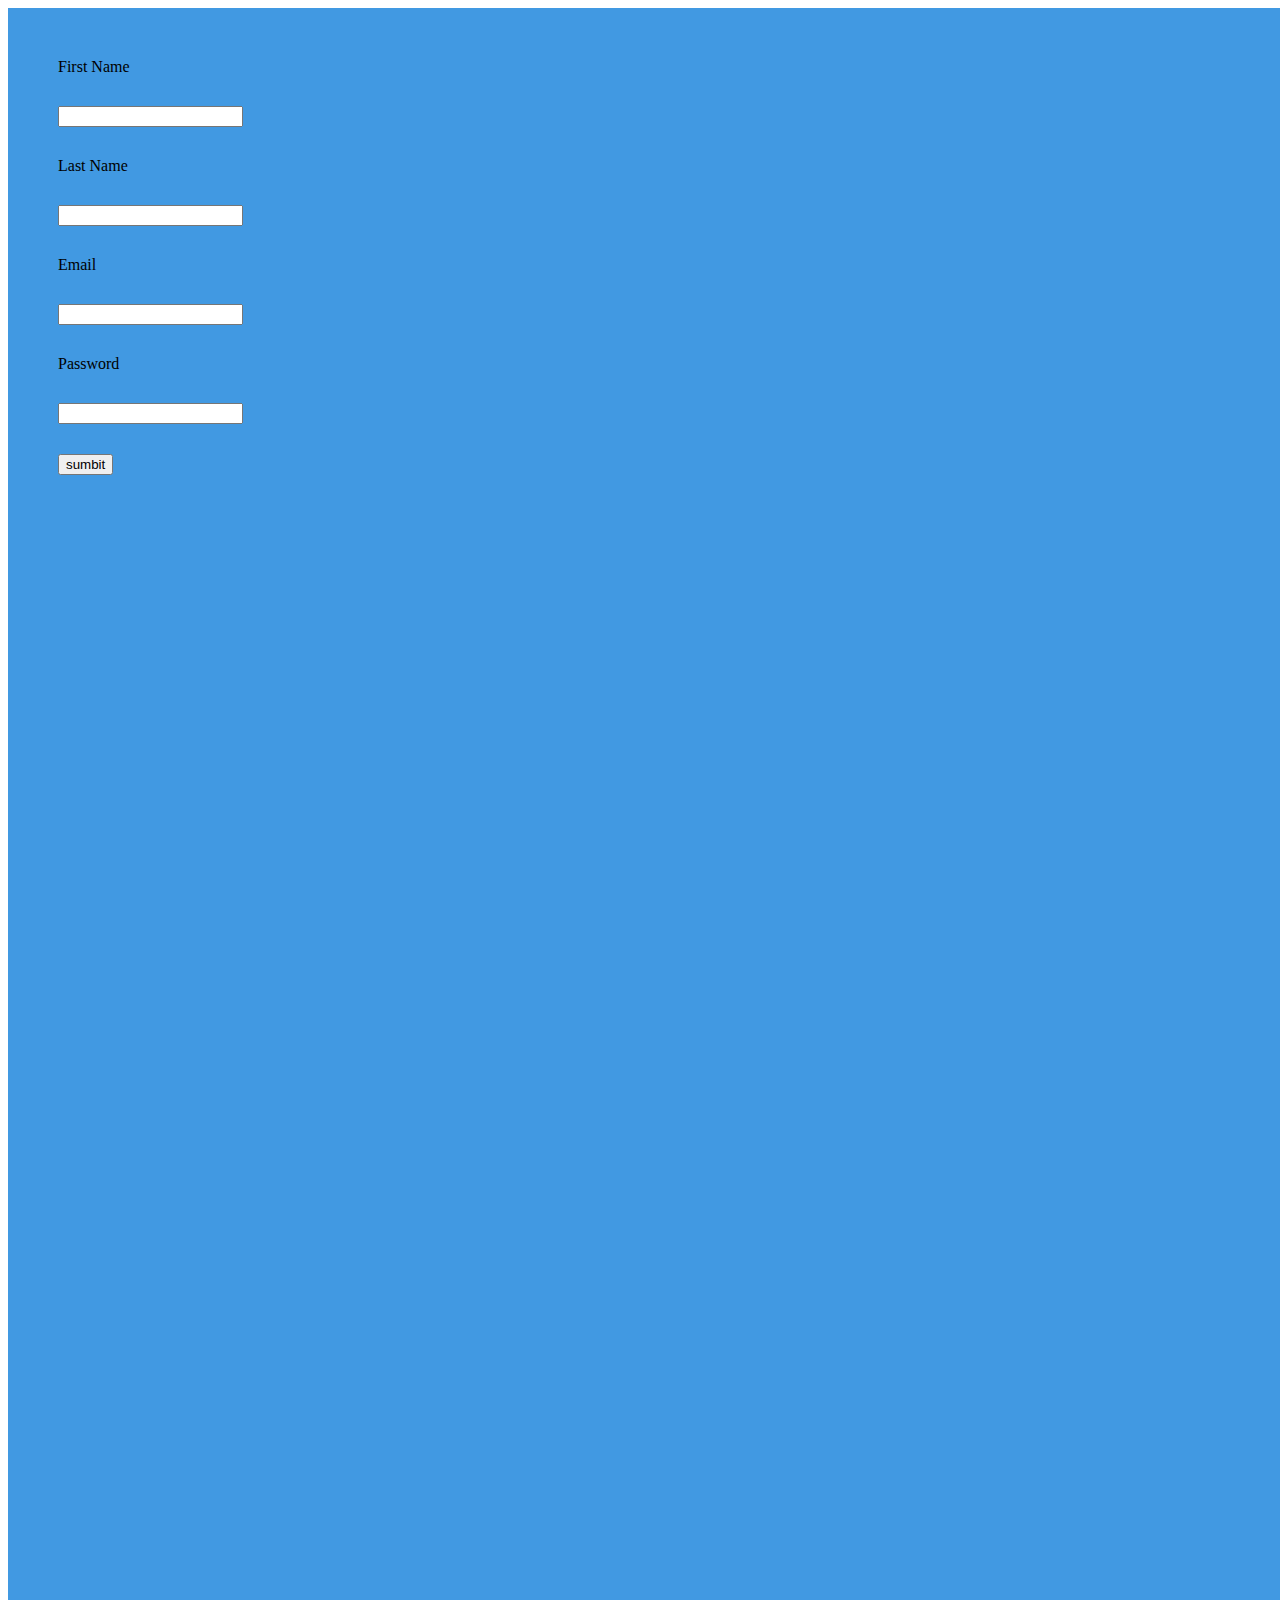
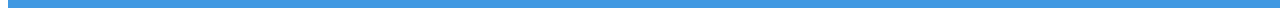
<file: add.html>
<!DOCTYPE html>
<html>
<head>
  <meta charset="utf-8">
  <meta name="viewport" content="width=device-width, initial-scale=1">
  <link rel="stylesheet" type="text/css" href="./assets/css/style.css3/style.css">
  <title>Add Acount</title>
  </head>
  <body>
    <form>
        <label for="name">First Name</label>
        <input type="text" id="name">
        
            <label for="name">Last Name</label>
            <input type="text" id="name">
            
                <label for="email"> Email</label>
                <input type="email" id="email">
                <label for="password">Password</label>
                <input type="password" id="password">
                <input type="button" onclick="window.location.href='file:///C:/Users/ammar/OneDrive/%D8%B3%D8%B7%D8%AD%20%D8%A7%D9%84%D9%85%D9%83%D8%AA%D8%A8/Acon/index.html';" value="sumbit" ></input>
            </form>
  </body>
</html>
</file>
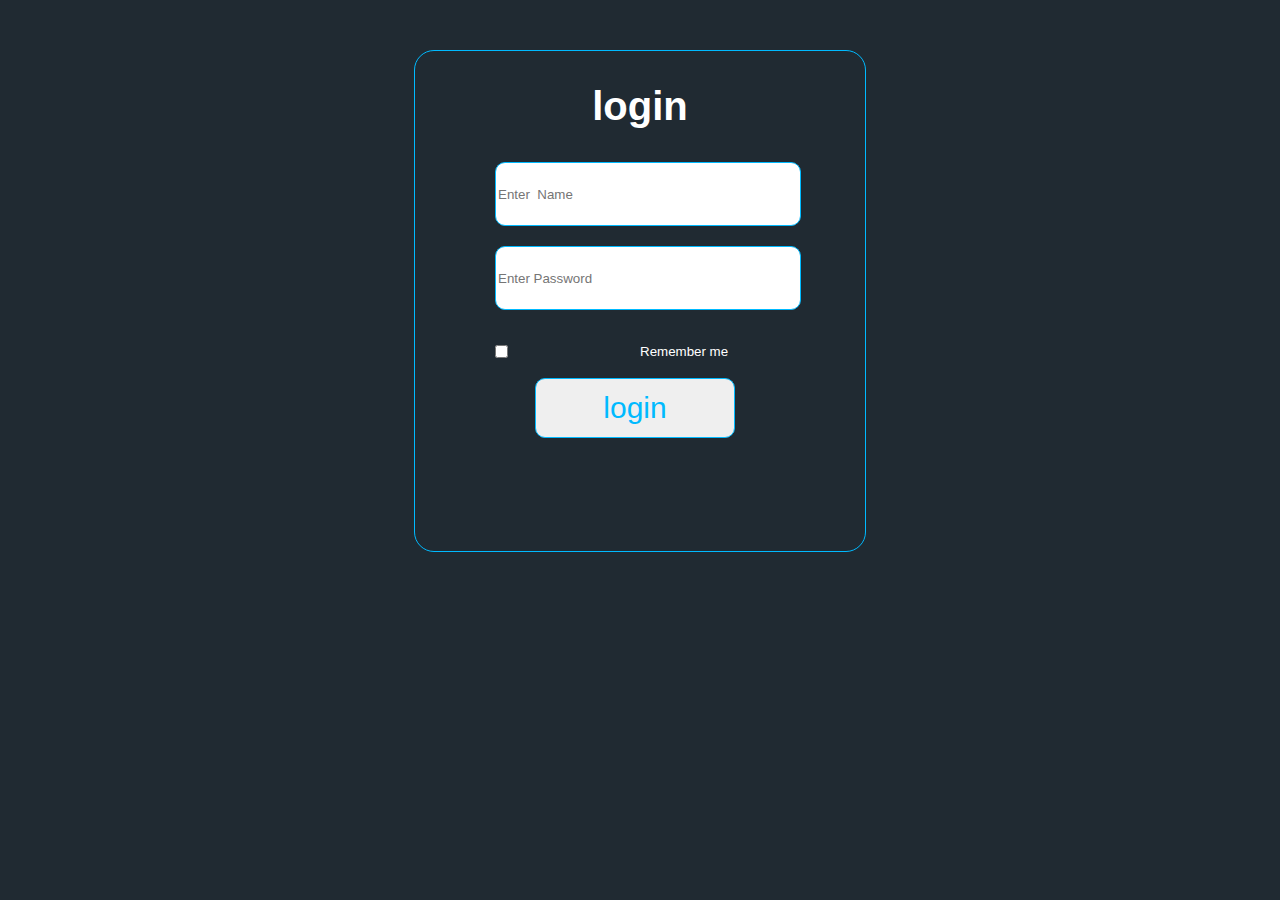
<file: login.html>
<!DOCTYPE html>
<html>
<head>
  <meta charset="utf-8">
  <meta name="viewport" content="width=device-width, initial-scale=1">
  <link rel="stylesheet" type="text/css" href="./assets/css/style.css2/style.css">
  <title>login</title>
</head>
<body>
    <form>
  <h2>login</h2>
  <input type="text" placeholder="Enter  Name"><br>
  <input type="password" placeholder="Enter Password"><br>
  <input type="checkbox"><br>
    <input type="button" onclick="window.location.href='file:///C:/Users/ammar/OneDrive/%D8%B3%D8%B7%D8%AD%20%D8%A7%D9%84%D9%85%D9%83%D8%AA%D8%A8/Acon/index.html';" value="login" />
    </form>



</body>
</html>
</file>
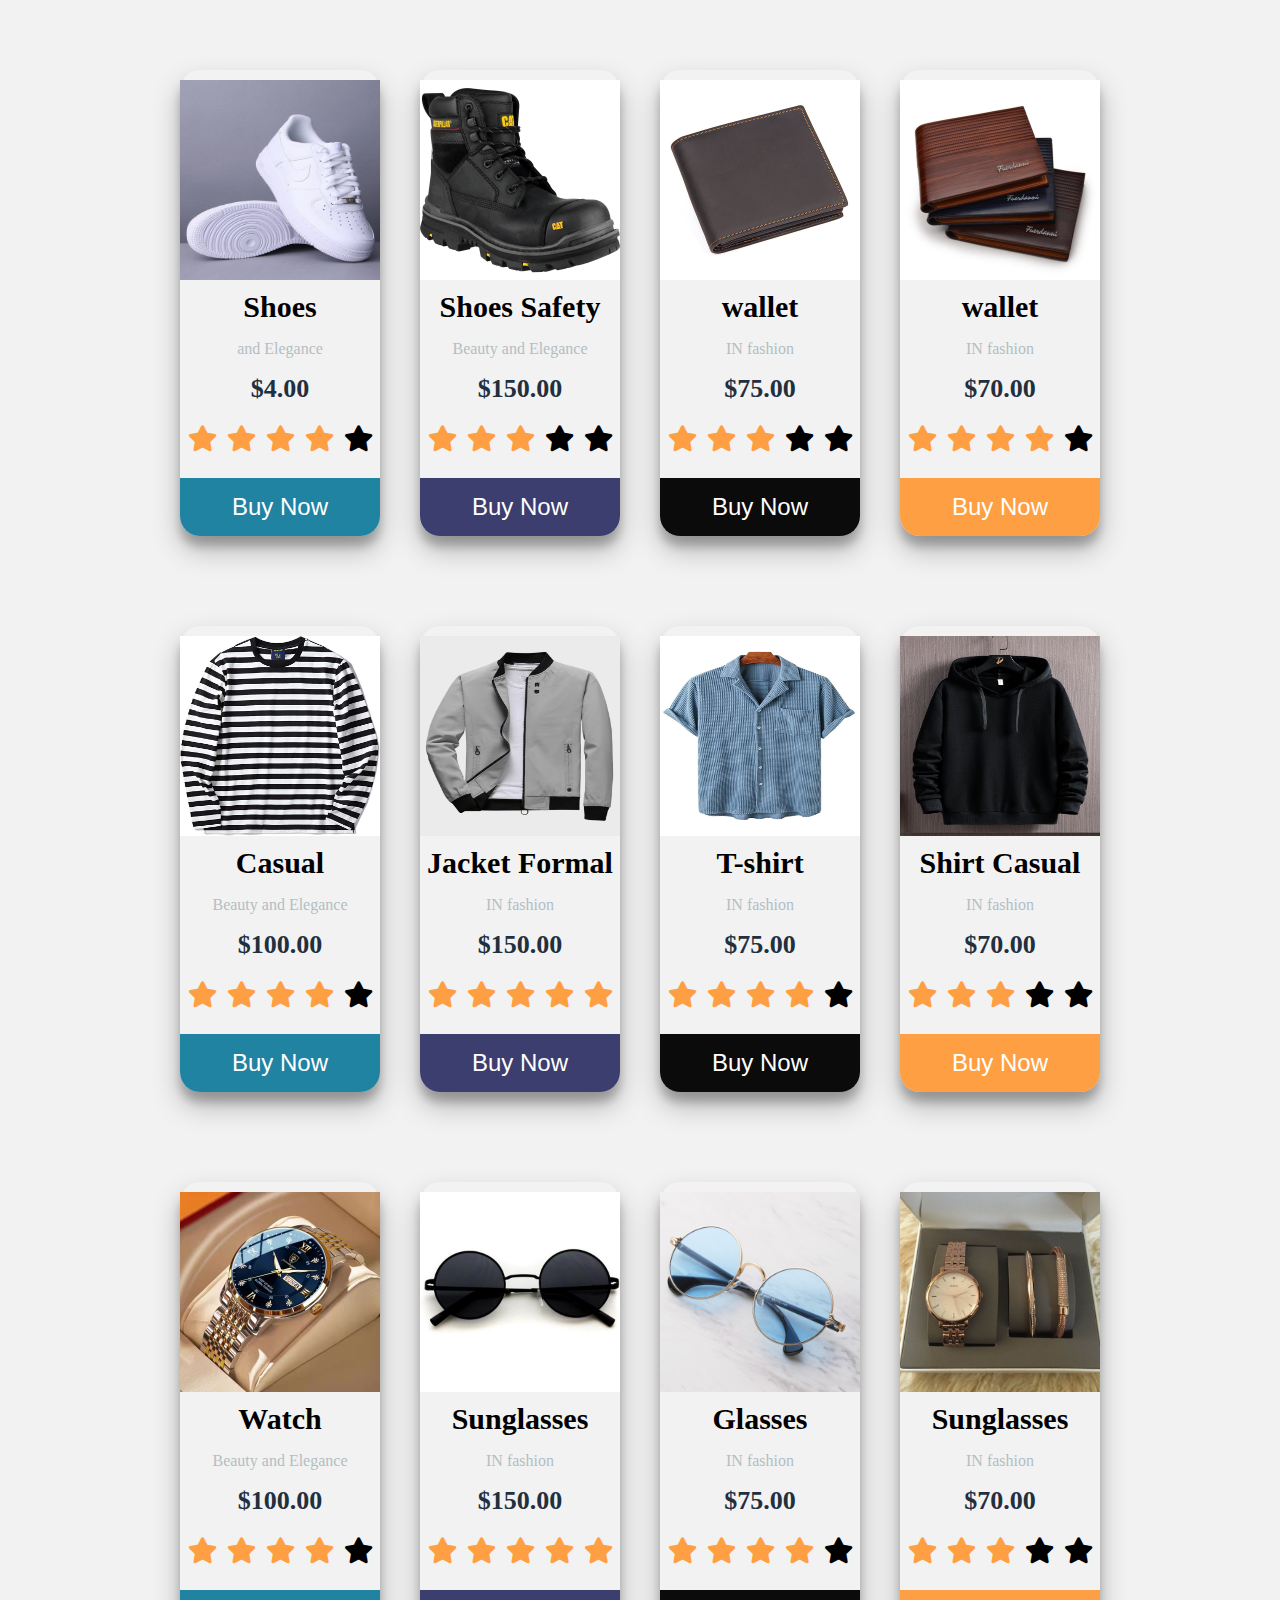
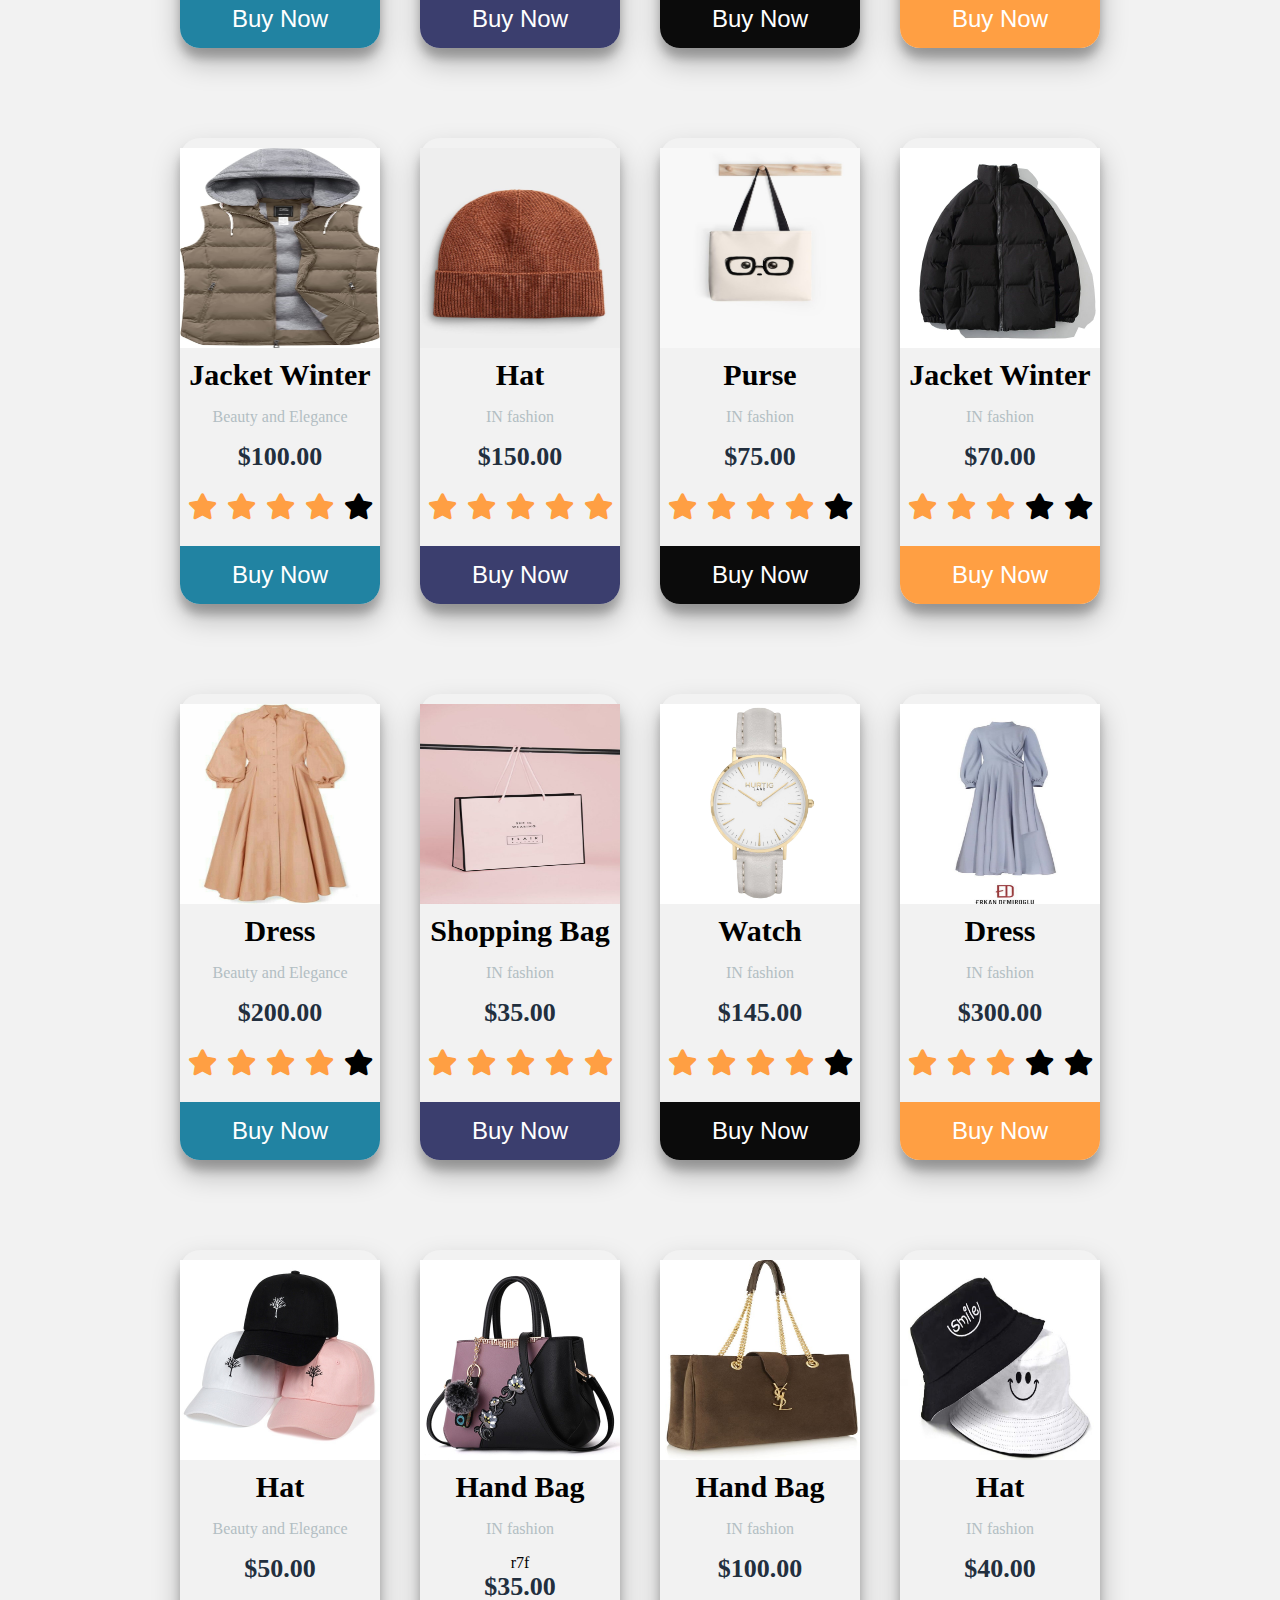
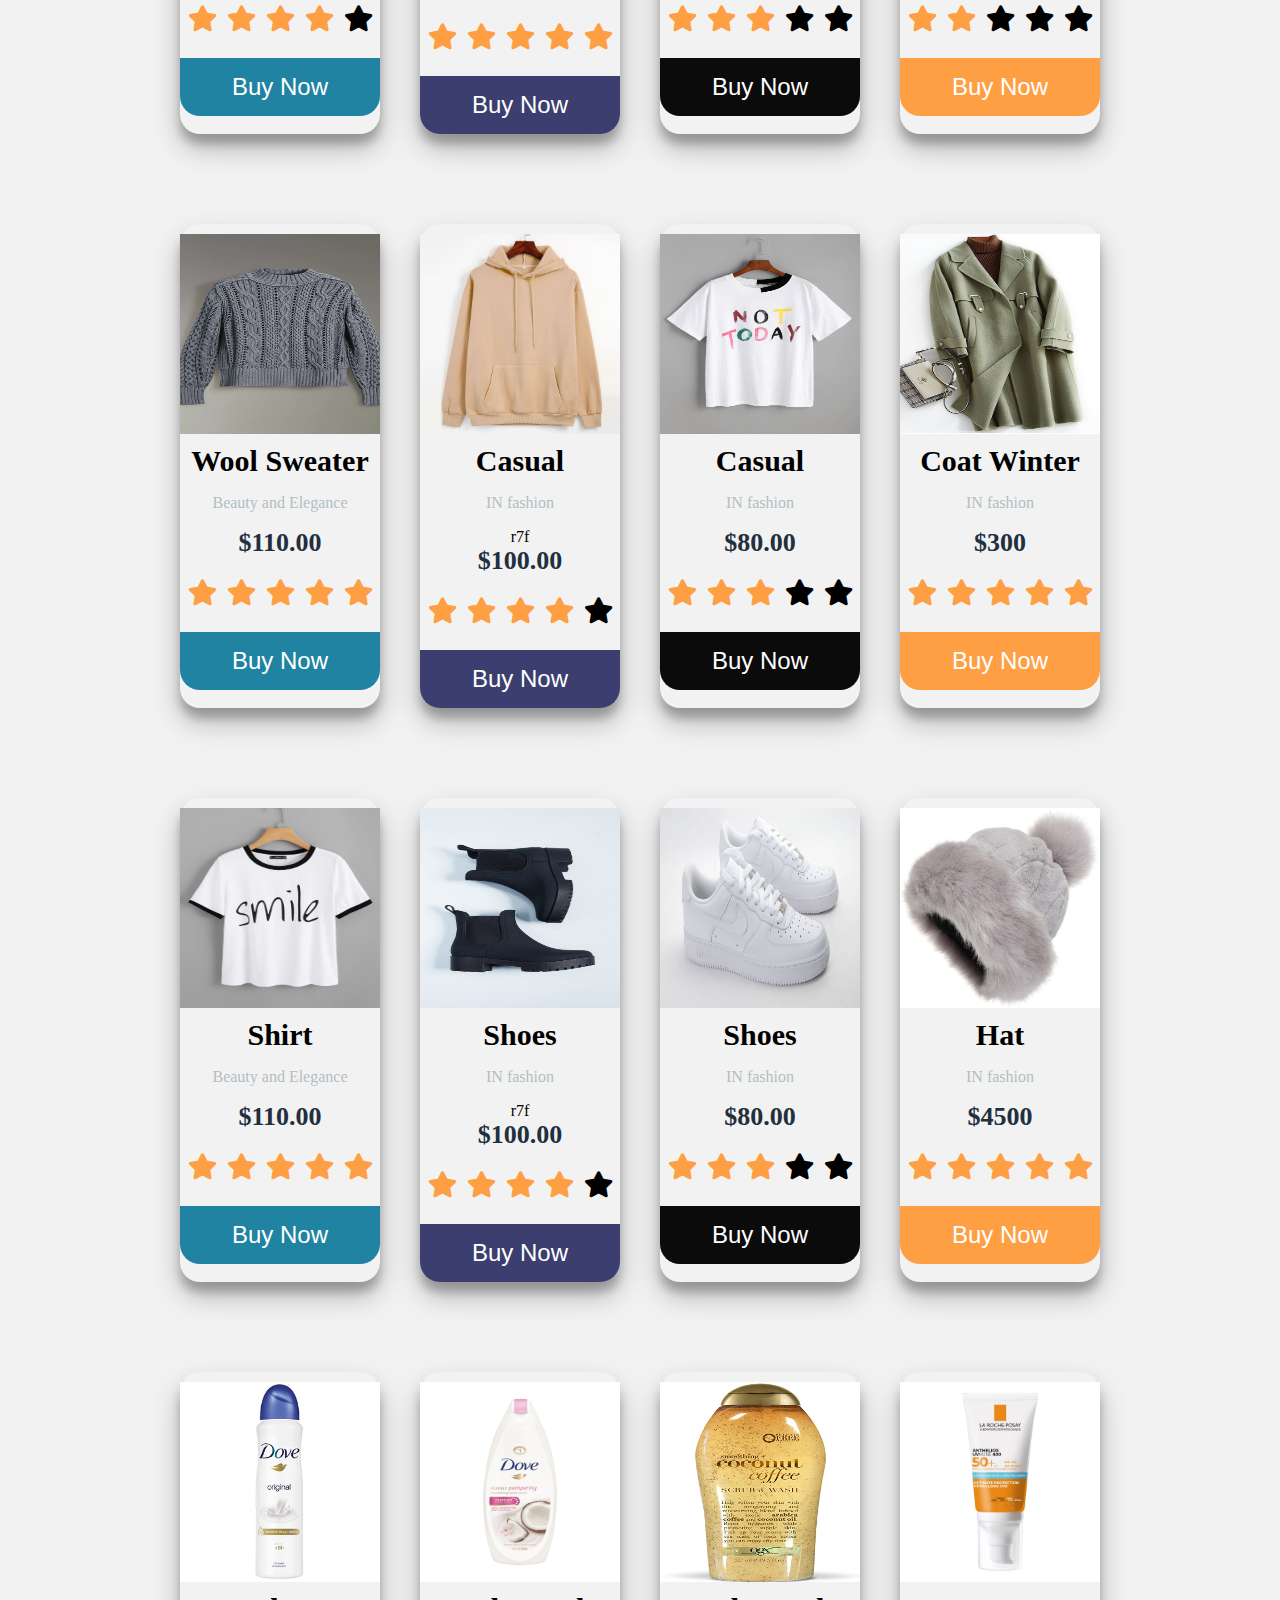
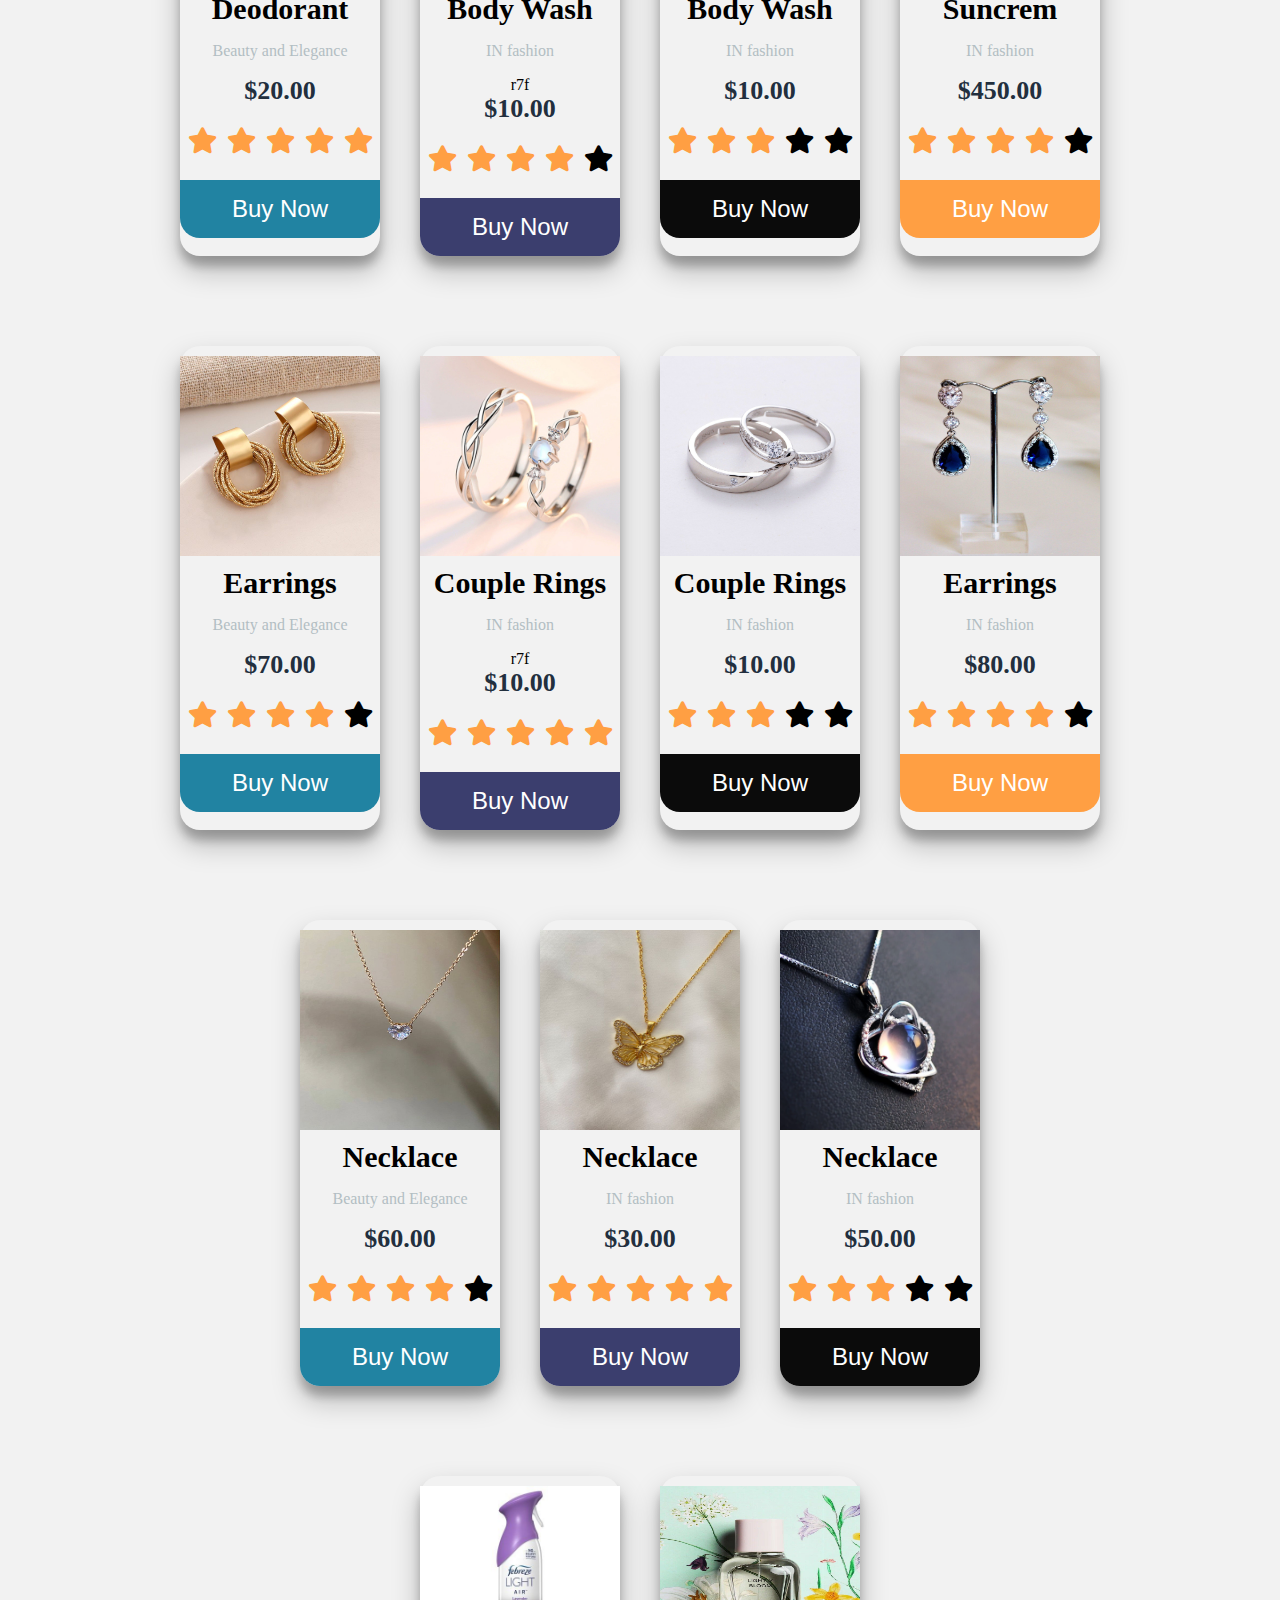
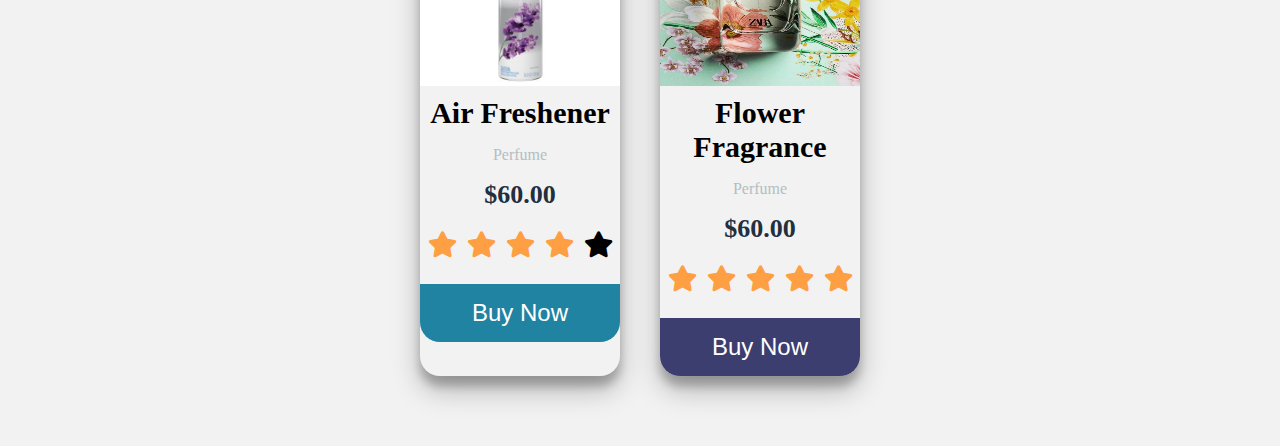
<file: products.html>
<!DOCTYPE html>
<html>
<head>

</head>
<meta charset="utf-8">
<title>products</title>
  <meta name="viewport" content="width=device-width, initial-scale=1.0">
  <link rel="stylesheet" href="https://cdnjs.cloudflare.com/ajax/libs/font-awesome/5.15.4/css/all.min.css" integrity="sha512-1ycn6IcaQQ40/MKBW2W4Rhis/DbILU74C1vSrLJxCq57o941Ym01SwNsOMqvEBFlcgUa6xLiPY/NS5R+E6ztJQ==" crossorigin="anonymous" referrerpolicy="no-referrer" />
  <link rel="stylesheet" type="text/css" href="./assets/css/style.css4/style.css">
  </head>
  <body>
    <div class="gallery">

        <div id="sh" class="content">
            <img src="./assets/images/products/shose1.jpeg">
            <h3>Shoes</h3>
            
            <p> and Elegance</p>
            <h6>$4.00</h6>
            <ul>
                <li><i class="fa fa-star checked"></i></li>
                <li><i class="fa fa-star checked"></i></li>
                <li><i class="fa fa-star checked"></i></li>
                <li><i class="fa fa-star checked"></i></li>
                <li><i class="fa fa-star"></i></li>
            </ul>
            <button class="buy-1">Buy Now</button>
        </div>

        <div id="saf" class="content">
            <img src="./assets/images/products/safety shoes.jpeg">
            <h3>Shoes Safety</h3>
            <p>Beauty and Elegance</p>
            <h6>$150.00</h6>
            <ul>
                <li><i class="fa fa-star checked"></i></li>
                <li><i class="fa fa-star checked"></i></li>
                <li><i class="fa fa-star checked"></i></li>
                <li><i class="fa fa-star"></i></li>
                <li><i class="fa fa-star"></i></li>
            </ul>
            <button class="buy-2">Buy Now</button>
        </div>

        <div id="Wallet" class="content">
            <img src="./assets/images/products/wallet.jpeg">
            <h3>wallet</h3>
            <p>IN fashion</p>
            <h6>$75.00</h6>
            <ul>
                <li><i class="fa fa-star checked"></i></li>
                <li><i class="fa fa-star checked"></i></li>
                <li><i class="fa fa-star checked"></i></li>
                <li><i class="fa fa-star"></i></li>
                <li><i class="fa fa-star"></i></li>
            </ul>
            <button class="buy-3">Buy Now</button>
        </div>

        <div class="content">
            <img src="./assets/images/products/wallet2.jpeg">
            <h3>wallet</h3>
            <p>IN fashion</p>
            <h6>$70.00</h6>
            <ul>
                <li><i class="fa fa-star checked"></i></li>
                <li><i class="fa fa-star checked"></i></li>
                <li><i class="fa fa-star checked"></i></li>
                <li><i class="fa fa-star  checked"></i></li>
                <li><i class="fa fa-star"></i></li>
            </ul>
            <button class="buy-4">Buy Now</button>
        </div>
    </div>
    <section>
        <div class="gallery">

            <div id="shirts" class="content">
                <img src="./assets/images/products/casual men.jpeg">
                <h3>Casual</h3>
                <p>Beauty and Elegance</p>
                <h6>$100.00</h6>
                <ul>
                    <li><i class="fa fa-star checked"></i></li>
                    <li><i class="fa fa-star checked"></i></li>
                    <li><i class="fa fa-star checked"></i></li>
                    <li><i class="fa fa-star checked"></i></li>
                    <li><i class="fa fa-star"></i></li>
                </ul>
                <button class="buy-1">Buy Now</button>
            </div>
    
            <div class="content">
                <img src="./assets/images/products/jacket.jpeg">
                <h3>Jacket Formal</h3>
                <p>IN fashion</p>
                <h6>$150.00</h6>
                <ul>
                    <li><i class="fa fa-star checked"></i></li>
                    <li><i class="fa fa-star checked"></i></li>
                    <li><i class="fa fa-star checked"></i></li>
                    <li><i class="fa fa-star checked"></i></li>
                    <li><i class="fa fa-star checked"></i></li>
                </ul>
                <button class="buy-2">Buy Now</button>
            </div>
    
            <div class="content">
                <img src="./assets/images/products/shirt.jpeg">
                <h3>T-shirt</h3>
                <p>IN fashion</p>
                <h6>$75.00</h6>
                <ul>
                    <li><i class="fa fa-star checked"></i></li>
                    <li><i class="fa fa-star checked"></i></li>
                    <li><i class="fa fa-star checked"></i></li>
                    <li><i class="fa fa-star checked"></i></li>
                    <li><i class="fa fa-star"></i></li>
                </ul>
                <button class="buy-3">Buy Now</button>
            </div>
    
            <div class="content">
                <img src="./assets/images/products/t-shirt.jpeg">
                <h3>Shirt Casual</h3>
                <p>IN fashion</p>
                <h6>$70.00</h6>
                <ul>
                    <li><i class="fa fa-star checked"></i></li>
                    <li><i class="fa fa-star checked"></i></li>
                    <li><i class="fa fa-star checked"></i></li>
                    <li><i class="fa fa-star  "></i></li>
                    <li><i class="fa fa-star"></i></li>
                </ul>
                <button class="buy-4">Buy Now</button>
            </div>
        </div>
        <div class="gallery">

            <div id = "glasses" class="content">
                <img src="./assets/images/products/watch.jpeg">
                <h3>Watch</h3>
                <p>Beauty and Elegance</p>
                <h6>$100.00</h6>
                <ul>
                    <li><i class="fa fa-star checked"></i></li>
                    <li><i class="fa fa-star checked"></i></li>
                    <li><i class="fa fa-star checked"></i></li>
                    <li><i class="fa fa-star checked"></i></li>
                    <li><i class="fa fa-star"></i></li>
                </ul>
                <button class="buy-1">Buy Now</button>
            </div>
    
            <div class="content">
                <img src="./assets/images/products/sunglasses.jpeg">
                <h3>Sunglasses</h3>
                <p>IN fashion</p>
                <h6>$150.00</h6>
                <ul>
                    <li><i class="fa fa-star checked"></i></li>
                    <li><i class="fa fa-star checked"></i></li>
                    <li><i class="fa fa-star checked"></i></li>
                    <li><i class="fa fa-star checked"></i></li>
                    <li><i class="fa fa-star checked"></i></li>
                </ul>
                <button class="buy-2">Buy Now</button>
            </div>
    
            <div class="content">
                <img src="./assets/images/products/glasess.jpeg">
                <h3>Glasses</h3>
                <p>IN fashion</p>
                <h6>$75.00</h6>
                <ul>
                    <li><i class="fa fa-star checked"></i></li>
                    <li><i class="fa fa-star checked"></i></li>
                    <li><i class="fa fa-star checked"></i></li>
                    <li><i class="fa fa-star checked"></i></li>
                    <li><i class="fa fa-star"></i></li>
                </ul>
                <button class="buy-3">Buy Now</button>
            </div>
    
            <div class="content">
                <img src="./assets/images/products/watch2.jpeg">
                <h3>Sunglasses</h3>
                <p>IN fashion</p>
                <h6>$70.00</h6>
                <ul>
                    <li><i class="fa fa-star checked"></i></li>
                    <li><i class="fa fa-star checked"></i></li>
                    <li><i class="fa fa-star checked"></i></li>
                    <li><i class="fa fa-star  "></i></li>
                    <li><i class="fa fa-star"></i></li>
                </ul>
                <button class="buy-4">Buy Now</button>
            </div>
        </div>
        <div class="gallery">

            <div id="winter" class="content">
                <img src="./assets/images/products/winter men.png">
                <h3>Jacket Winter</h3>
                <p>Beauty and Elegance</p>
                <h6>$100.00</h6>
                <ul>
                    <li><i class="fa fa-star checked"></i></li>
                    <li><i class="fa fa-star checked"></i></li>
                    <li><i class="fa fa-star checked"></i></li>
                    <li><i class="fa fa-star checked"></i></li>
                    <li><i class="fa fa-star"></i></li>
                </ul>
                <button  class="buy-1">Buy Now</button>
            </div>
    
            <div id="HAT" class="content">
                <img src="./assets/images/products/4.jpeg">
                <h3>Hat</h3>
                <p>IN fashion</p>
                <h6>$150.00</h6>
                <ul>
                    <li><i class="fa fa-star checked"></i></li>
                    <li><i class="fa fa-star checked"></i></li>
                    <li><i class="fa fa-star checked"></i></li>
                    <li><i class="fa fa-star checked"></i></li>
                    <li><i class="fa fa-star checked"></i></li>
                </ul>
                <button class="buy-2">Buy Now</button>
            </div>
    
            <div id="Purse" class="content">
                <img src="./assets/images/products/Purse.jpeg">
                <h3>Purse</h3>
                <p>IN fashion</p>
                <h6>$75.00</h6>
                <ul>
                    <li><i class="fa fa-star checked"></i></li>
                    <li><i class="fa fa-star checked"></i></li>
                    <li><i class="fa fa-star checked"></i></li>
                    <li><i class="fa fa-star checked"></i></li>
                    <li><i class="fa fa-star"></i></li>
                </ul>
                <button class="buy-3">Buy Now</button>
            </div>
    
            <div class="content">
                <img src="./assets/images/products/winter men.jpeg">
                <h3>Jacket Winter</h3>
                <p>IN fashion</p>
                <h6>$70.00</h6>
                <ul>
                    <li><i class="fa fa-star checked"></i></li>
                    <li><i class="fa fa-star checked"></i></li>
                    <li><i class="fa fa-star checked"></i></li>
                    <li><i class="fa fa-star  "></i></li>
                    <li><i class="fa fa-star"></i></li>
                </ul>
                <button class="buy-4">Buy Now</button>
            </div>
        </div>
        <div class="gallery">

            <div id="dress" class="content">
                <img src="./assets/images/products/dress.jpeg">
                <h3>Dress</h3>
                <p>Beauty and Elegance</p>
                <h6>$200.00</h6>
                <ul>
                    <li><i class="fa fa-star checked"></i></li>
                    <li><i class="fa fa-star checked"></i></li>
                    <li><i class="fa fa-star checked"></i></li>
                    <li><i class="fa fa-star checked"></i></li>
                    <li><i class="fa fa-star"></i></li>
                </ul>
                <button class="buy-1">Buy Now</button>
            </div>
    
            <div id="Shopping Bag" class="content">
                <img src="./assets/images/products/shopping bag.jpeg">
                <h3>Shopping Bag</h3>
                <p>IN fashion</p>
                <h6>$35.00</h6>
                <ul>
                    <li><i class="fa fa-star checked"></i></li>
                    <li><i class="fa fa-star checked"></i></li>
                    <li><i class="fa fa-star checked"></i></li>
                    <li><i class="fa fa-star checked"></i></li>
                    <li><i class="fa fa-star checked"></i></li>
                </ul>
                <button class="buy-2">Buy Now</button>
            </div>
    
            <div class="content">
                <img src="./assets/images/products/watch w.jpeg">
                <h3>Watch</h3>
                <p>IN fashion</p>
                <h6>$145.00</h6>
                <ul>
                    <li><i class="fa fa-star checked"></i></li>
                    <li><i class="fa fa-star checked"></i></li>
                    <li><i class="fa fa-star checked"></i></li>
                    <li><i class="fa fa-star checked"></i></li>
                    <li><i class="fa fa-star"></i></li>
                </ul>
                <button class="buy-3">Buy Now</button>
            </div>
    
            <div class="content">
                <img src="./assets/images/products/dress2.jpeg">
                <h3>Dress</h3>
                <p>IN fashion</p>
                <h6>$300.00</h6>
                <ul>
                    <li><i class="fa fa-star checked"></i></li>
                    <li><i class="fa fa-star checked"></i></li>
                    <li><i class="fa fa-star checked"></i></li>
                    <li><i class="fa fa-star  "></i></li>
                    <li><i class="fa fa-star"></i></li>
                </ul>
                <button class="buy-4">Buy Now</button>
            </div>
        </div>
        <div class="gallery">

            <div id="hat" class="content">
                <img src="./assets/images/products/hat.png">
                <h3>Hat</h3>
                <p>Beauty and Elegance</p>
                <h6>$50.00</h6>
                <ul>
                    <li><i class="fa fa-star checked"></i></li>
                    <li><i class="fa fa-star checked"></i></li>
                    <li><i class="fa fa-star checked"></i></li>
                    <li><i class="fa fa-star checked"></i></li>
                    <li><i class="fa fa-star"></i></li>
                </ul>
                <button class="buy-1">Buy Now</button>
            </div>
    
            <div class="content">
                <img src="./assets/images/products/hand bag.jpeg">
                <h3>Hand Bag</h3>
                <p>IN fashion</p>r7f 
                <h6>$35.00</h6>
                <ul>
                    <li><i class="fa fa-star checked"></i></li>
                    <li><i class="fa fa-star checked"></i></li>
                    <li><i class="fa fa-star checked"></i></li>
                    <li><i class="fa fa-star checked"></i></li>
                    <li><i class="fa fa-star checked"></i></li>
                </ul>
                <button class="buy-2">Buy Now</button>
            </div>
    
            <div class="content">
                <img src="./assets/images/products/hand bag 1.jpeg">
                <h3>Hand Bag</h3>
                <p>IN fashion</p>
                <h6>$100.00</h6>
                <ul>
                    <li><i class="fa fa-star checked"></i></li>
                    <li><i class="fa fa-star checked"></i></li>
                    <li><i class="fa fa-star checked"></i></li>
                    <li><i class="fa fa-star "></i></li>
                    <li><i class="fa fa-star"></i></li>
                </ul>
                <button class="buy-3">Buy Now</button>
            </div>
    
            <div class="content">
                <img src="./assets/images/products/hat.jpeg">
                <h3>Hat</h3>
                <p>IN fashion</p>
                <h6>$40.00</h6>
                <ul>
                    <li><i class="fa fa-star checked"></i></li>
                    <li><i class="fa fa-star checked"></i></li>
                    <li><i class="fa fa-star "></i></li>
                    <li><i class="fa fa-star  "></i></li>
                    <li><i class="fa fa-star"></i></li>
                </ul>
                <button class="buy-4">Buy Now</button>
            </div>
        </div>
        <div class="gallery">

            <div id= "shw" class="content">
                <img src="./assets/images/products/2.jpeg">
                <h3>Wool Sweater</h3>
                <p>Beauty and Elegance</p>
                <h6>$110.00</h6>
                <ul>
                    <li><i class="fa fa-star checked"></i></li>
                    <li><i class="fa fa-star checked"></i></li>
                    <li><i class="fa fa-star checked"></i></li>
                    <li><i class="fa fa-star checked"></i></li>
                    <li><i class="fa fa-star checked"></i></li>
                </ul>
                <button class="buy-1">Buy Now</button>
            </div>
    
            <div class="content">
                <img src="./assets/images/products/casual 1.jpeg">
                <h3>Casual</h3>
                <p>IN fashion</p>r7f 
                <h6>$100.00</h6>
                <ul>
                    <li><i class="fa fa-star checked"></i></li>
                    <li><i class="fa fa-star checked"></i></li>
                    <li><i class="fa fa-star checked"></i></li>
                    <li><i class="fa fa-star checked"></i></li>
                    <li><i class="fa fa-star "></i></li>
                </ul>
                <button class="buy-2">Buy Now</button>
            </div>
    
            <div id="ts" class="content">
                <img src="./assets/images/products/casual.jpeg">
                <h3>Casual</h3>
                <p>IN fashion</p>
                <h6>$80.00</h6>
                <ul>
                    <li><i class="fa fa-star checked"></i></li>
                    <li><i class="fa fa-star checked"></i></li>
                    <li><i class="fa fa-star checked"></i></li>
                    <li><i class="fa fa-star "></i></li>
                    <li><i class="fa fa-star"></i></li>
                </ul>
                <button class="buy-3">Buy Now</button>
            </div>
    
            <div class="content">
                <img src="./assets/images/products/Coat Winter w.jpeg">
                <h3>Coat Winter</h3>
                <p>IN fashion</p>
                <h6>$300</h6>
                <ul>
                    <li><i class="fa fa-star checked"></i></li>
                    <li><i class="fa fa-star checked"></i></li>
                    <li><i class="fa fa-star checked "></i></li>
                    <li><i class="fa fa-star checked  "></i></li>
                    <li><i class="fa fa-star checked"></i></li>
                </ul>
                <button class="buy-4">Buy Now</button>
            </div>
        </div>
        <div class="gallery">

            <div class="content">
                <img src="./assets/images/products/3.jpeg">
                <h3>Shirt</h3>
                <p>Beauty and Elegance</p>
                <h6>$110.00</h6>
                <ul>
                    <li><i class="fa fa-star checked"></i></li>
                    <li><i class="fa fa-star checked"></i></li>
                    <li><i class="fa fa-star checked"></i></li>
                    <li><i class="fa fa-star checked"></i></li>
                    <li><i class="fa fa-star checked"></i></li>
                </ul>
                <button class="buy-1">Buy Now</button>
            </div>
    
            <div class="content">
                <img src="./assets/images/products/shoes w.jpeg">
                <h3>Shoes</h3>
                <p>IN fashion</p>r7f 
                <h6>$100.00</h6>
                <ul>
                    <li><i class="fa fa-star checked"></i></li>
                    <li><i class="fa fa-star checked"></i></li>
                    <li><i class="fa fa-star checked"></i></li>
                    <li><i class="fa fa-star checked"></i></li>
                    <li><i class="fa fa-star "></i></li>
                </ul>
                <button class="buy-2">Buy Now</button>
            </div>
    
            <div class="content">
                <img src="./assets/images/products/1.jpeg">
                <h3>Shoes</h3>
                <p>IN fashion</p>
                <h6>$80.00</h6>
                <ul>
                    <li><i class="fa fa-star checked"></i></li>
                    <li><i class="fa fa-star checked"></i></li>
                    <li><i class="fa fa-star checked"></i></li>
                    <li><i class="fa fa-star "></i></li>
                    <li><i class="fa fa-star"></i></li>
                </ul>
                <button class="buy-3">Buy Now</button>
            </div>
    
            <div class="content">
                <img src="./assets/images/products/hat w.jpeg">
                <h3>Hat</h3>
                <p>IN fashion</p>
                <h6>$4500</h6>
                <ul>
                    <li><i class="fa fa-star checked"></i></li>
                    <li><i class="fa fa-star checked"></i></li>
                    <li><i class="fa fa-star checked "></i></li>
                    <li><i class="fa fa-star checked  "></i></li>
                    <li><i class="fa fa-star checked"></i></li>
                </ul>
                <button class="buy-4">Buy Now</button>
            </div>
        </div>
        <div class="gallery">

            <div id="Deodorant" class="content">
                <img src="./assets/images/products/Deodorant .jpeg">
                <h3>Deodorant</h3>
                <p>Beauty and Elegance</p>
                <h6>$20.00</h6>
                <ul>
                    <li><i class="fa fa-star checked"></i></li>
                    <li><i class="fa fa-star checked"></i></li>
                    <li><i class="fa fa-star checked"></i></li>
                    <li><i class="fa fa-star checked"></i></li>
                    <li><i class="fa fa-star checked"></i></li>
                </ul>
                <button class="buy-1">Buy Now</button>
            </div>
    
            <div id="Cosmetics" class="content">
                <img src="./assets/images/products/Body Washe.png">
                <h3>Body Wash</h3>
                <p>IN fashion</p>r7f 
                <h6>$10.00</h6>
                <ul>
                    <li><i class="fa fa-star checked"></i></li>
                    <li><i class="fa fa-star checked"></i></li>
                    <li><i class="fa fa-star checked"></i></li>
                    <li><i class="fa fa-star checked"></i></li>
                    <li><i class="fa fa-star "></i></li>
                </ul>
                <button class="buy-2">Buy Now</button>
            </div>
    
            <div class="content">
                <img src="./assets/images/products/Body Wash.png">
                <h3>Body Wash</h3>
                <p>IN fashion</p>
                <h6>$10.00</h6>
                <ul>
                    <li><i class="fa fa-star checked"></i></li>
                    <li><i class="fa fa-star checked"></i></li>
                    <li><i class="fa fa-star checked"></i></li>
                    <li><i class="fa fa-star "></i></li>
                    <li><i class="fa fa-star"></i></li>
                </ul>
                <button class="buy-3">Buy Now</button>
            </div>
    
            <div class="content">
                <img src="./assets/images/products/suncrem.jpeg">
                <h3>Suncrem</h3>
                <p>IN fashion</p>
                <h6>$450.00</h6>
                <ul>
                    <li><i class="fa fa-star checked"></i></li>
                    <li><i class="fa fa-star checked"></i></li>
                    <li><i class="fa fa-star checked "></i></li>
                    <li><i class="fa fa-star checked  "></i></li>
                    <li><i class="fa fa-star "></i></li>
                </ul>
                <button class="buy-4">Buy Now</button>
            </div>
        </div>
        <div class="gallery">

            <div id="Earrings" class="content">
                <img src="./assets/images/products/Earrings.jpeg">
                <h3>Earrings</h3>
                <p>Beauty and Elegance</p>
                <h6>$70.00</h6>
                <ul>
                    <li><i class="fa fa-star checked"></i></li>
                    <li><i class="fa fa-star checked"></i></li>
                    <li><i class="fa fa-star checked"></i></li>
                    <li><i class="fa fa-star checked"></i></li>
                    <li><i class="fa fa-star "></i></li>
                </ul>
                <button class="buy-1">Buy Now</button>
            </div>
    
            <div id="Couple Rings" class="content">
                <img src="./assets/images/products/Couple Rings 2.jpeg">
                <h3>Couple Rings</h3>
                <p>IN fashion</p>r7f 
                <h6>$10.00</h6>
                <ul>
                    <li><i class="fa fa-star checked"></i></li>
                    <li><i class="fa fa-star checked"></i></li>
                    <li><i class="fa fa-star checked"></i></li>
                    <li><i class="fa fa-star checked"></i></li>
                    <li><i class="fa fa-star checked "></i></li>
                </ul>
                <button class="buy-2">Buy Now</button>
            </div>
    
            <div class="content">
                <img src="./assets/images/products/Couple Rings.jpeg">
                <h3>Couple Rings</h3>
                <p>IN fashion</p>
                <h6>$10.00</h6>
                <ul>
                    <li><i class="fa fa-star checked"></i></li>
                    <li><i class="fa fa-star checked"></i></li>
                    <li><i class="fa fa-star checked"></i></li>
                    <li><i class="fa fa-star "></i></li>
                    <li><i class="fa fa-star"></i></li>
                </ul>
                <button class="buy-3">Buy Now</button>
            </div>
    
            <div id="Necklace" class="content">
                <img src="./assets/images/products/Earrings2.jpeg">
                <h3>Earrings</h3>
                <p>IN fashion</p>
                <h6>$80.00</h6>
                <ul>
                    <li><i class="fa fa-star checked"></i></li>
                    <li><i class="fa fa-star checked"></i></li>
                    <li><i class="fa fa-star checked "></i></li>
                    <li><i class="fa fa-star checked  "></i></li>
                    <li><i class="fa fa-star "></i></li>
                </ul>
                <button class="buy-4">Buy Now</button>
            </div>
        </div>
        <div class="gallery">

            <div id= "nec" class="content">
                <img src="./assets/images/products/Necklace.jpeg">
                <h3>Necklace</h3>
                <p>Beauty and Elegance</p>
                <h6>$60.00</h6>
                <ul>
                    <li><i class="fa fa-star checked"></i></li>
                    <li><i class="fa fa-star checked"></i></li>
                    <li><i class="fa fa-star checked"></i></li>
                    <li><i class="fa fa-star checked"></i></li>
                    <li><i class="fa fa-star "></i></li>
                </ul>
                <button class="buy-1">Buy Now</button>
            </div>
    
            <div class="content">
                <img src="./assets/images/products/Necklace 2.jpeg">
                <h3>Necklace</h3>
                <p>IN fashion</p>
                <h6>$30.00</h6>
                <ul>
                    <li><i class="fa fa-star checked"></i></li>
                    <li><i class="fa fa-star checked"></i></li>
                    <li><i class="fa fa-star checked"></i></li>
                    <li><i class="fa fa-star checked"></i></li>
                    <li><i class="fa fa-star checked "></i></li>
                </ul>
                <button class="buy-2">Buy Now</button>
            </div>
    
            <div class="content">
                <img src="./assets/images/products/Necklace3.png">
                <h3>Necklace</h3>
                <p>IN fashion</p>
                <h6>$50.00</h6>
                <ul>
                    <li><i class="fa fa-star checked"></i></li>
                    <li><i class="fa fa-star checked"></i></li>
                    <li><i class="fa fa-star checked"></i></li>
                    <li><i class="fa fa-star "></i></li>
                    <li><i class="fa fa-star"></i></li>
                </ul>
                <button class="buy-3">Buy Now</button>
            </div>
        </div>
        <div class="gallery">

            <div id="Air Freshener" class="content">
                <img src="./assets/images/products/Air Freshener.jpeg">
                <h3>Air Freshener</h3>
                <p>Perfume</p>
                <h6>$60.00</h6>
                <ul>
                    <li><i class="fa fa-star checked"></i></li>
                    <li><i class="fa fa-star checked"></i></li>
                    <li><i class="fa fa-star checked"></i></li>
                    <li><i class="fa fa-star checked"></i></li>
                    <li><i class="fa fa-star "></i></li>
                </ul>
                <button class="buy-1">Buy Now</button>
            </div>
            <div id="Flower Fragrance" class="content">
                <img src="./assets/images/products/Flower.jpeg">
                <h3>Flower Fragrance</h3>
                <p>Perfume</p>
                <h6>$60.00</h6>
                <ul>
                    <li><i class="fa fa-star checked"></i></li>
                    <li><i class="fa fa-star checked"></i></li>
                    <li><i class="fa fa-star checked"></i></li>
                    <li><i class="fa fa-star checked"></i></li>
                    <li><i class="fa fa-star checked"></i></li>
                </ul>
                <button class="buy-2">Buy Now</button>
            </div>
        </div>
     
    </section>
  </body>
  </html>
</file>
<file: assets/css/style.css3/style.css>
form {
    width: 1500px;
    height: 1500px;
    margin: 0 auto;
    padding: 50px;
    background: #4199e2;
  }
  
  label, input {
    display: block;
    margin-bottom: 30px;
  }
  
  input[type="submit"] {
    background: #4CAF50;
    color: white;
    border: none;
    padding: 10px 20px;
    cursor: pointer;
  }
</file>
<file: assets/css/style.css2/style.css>
body{
    background: #202a32;
    font-family: Arial
}
form{
    width: 450px;
    height: 500px;
    border: 1px solid #00baff;
    border-radius: 20px;
    margin: 50px auto;
}
h2{
    color: #fff;
    font-weight: bold;
    font-size: 40px;
    text-align: center;
}
input[type="text"] , [type="password"]{
    width: 300px;
    height: 60px;
    margin-bottom: 20px;
    margin-left: 80px;
    border: 1px solid #00baff;
    border-radius: 10px;
    outline: none;
}
input[type="checkbox"]{
    margin: 15px 0 20px 80px;
}
input[type="checkbox"]:after{
    content: "Remember me";
    color: #fff;
    line-height: 1;
    position: absolute;
    left: 640px;

}

input[type="button"]{
    width: 200px;
    height: 60px;
    margin-left: 120px;
    border: 1px solid #00baff;
    border-radius: 10px;
    color: #00baff;
    font-size: 30px;
    text-align: center;
    outline: none;
    cursor: pointer;
}
</file>
<file: assets/css/style.css4/style.css>
body{
    margin: 0;
    font-size: sans-serif;
    background: #f2f2f2;
}
h3{
    text-align: center;
    font-size: 30px;
    margin: 0;
    padding-top: 10px;
}
a{
    text-decoration: none;
}
.gallery{
    display: flex;
    flex-wrap: wrap;
    width: 100%;
    justify-content: center;
    margin: 50px 0;
}
.content{
    width: 200px;
    margin: 20px;
    box-sizing: border-box;
    float: left;
    text-align: center;
    border-radius: 20px;
    cursor: pointer;
    padding-top: 10px;
    box-shadow: 0 14px 28px rgba(0, 0, 0, 0.25),
    0 10px 10px rgba(0, 0, 0, 0.22);
    transition: .4s;
    background: #f2f2f2;
}
.content:hover{
    box-shadow: 0 3px 6px rgba(0, 0, 0, 0.16),
    0 3px 6px rgba(0, 0, 0, 0.23);
    transform: translate(0px, -8px);
}
img{
    width: 200px;
    height: 200px;
    text-align: center;
    margin: 0 auto;
    display: block;
}
p{
    text-align: center;
    color: #b2bec3;
    padding-top: 0 8px;
}
h6{
    font-size: 26px;
    text-align: center;
    color: #222f3e;
    margin: 0;
}
ul{
    list-style: none;
    display: flex;
    justify-content: center;
    padding: 0;
}
li{
    padding: 5px;
}
.fa{
    font-size: 26px;
    transition: .4s;
}
.checked{
    color: #ff9f43;
}
.fa:hover{
    transform: scale(1.3);
    transition: .6s;
}
button{
    text-align: center;
    font-size: 24px;
    color: #fff;
    width: 100%;
    padding: 15px;
    border: 0;
    outline: none;
    cursor: pointer;
    margin-top: 5px;
    border-bottom-right-radius: 20px;
    border-bottom-left-radius: 20px;
}
.buy-1{
    background: #2183a2;
}
.buy-2{
    background: #3b3e6e;
}
.buy-3{
    background: #0b0b0b;
}
.buy-4{
    background: #ff9f43;
}
@media(max-width:1000px){
    .content{
        width: 45%;
    }
}
@media(max-width:750px){
    .content{
        width: 100%;
    }
}
</file>
